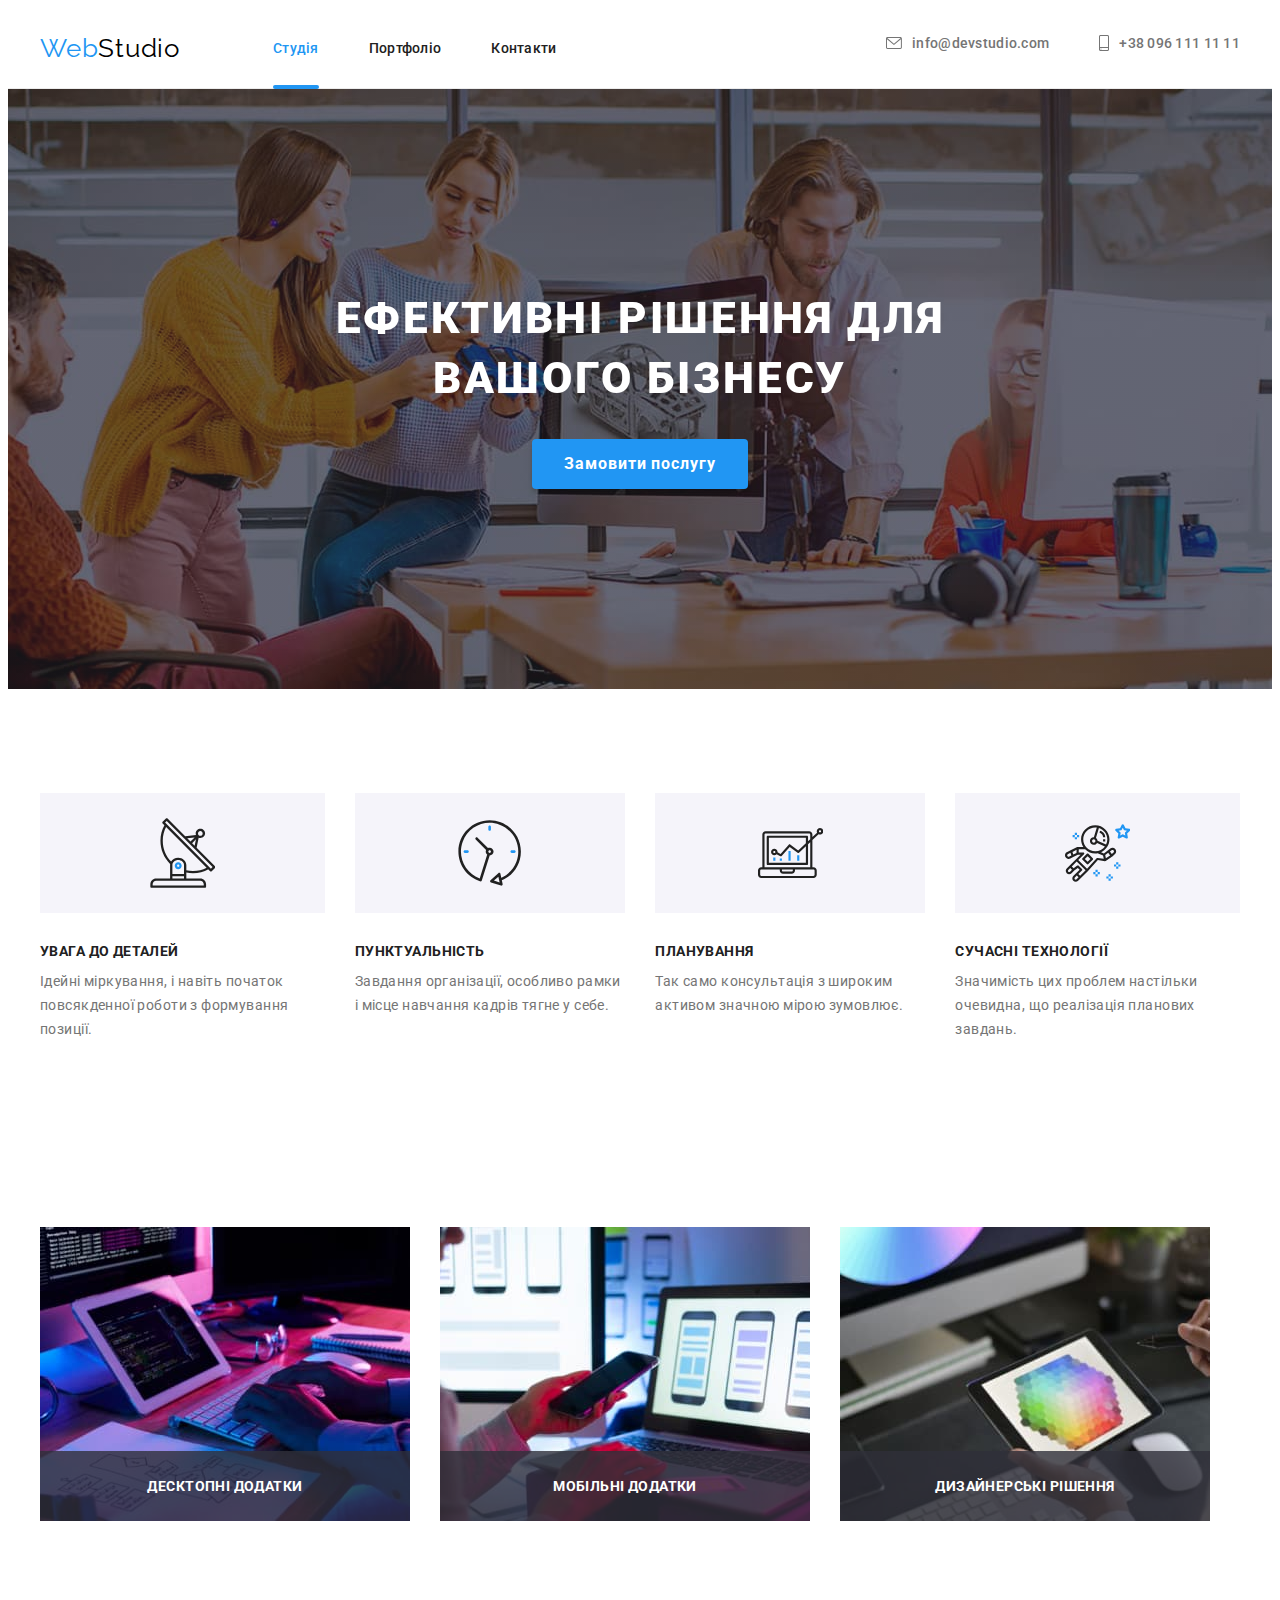
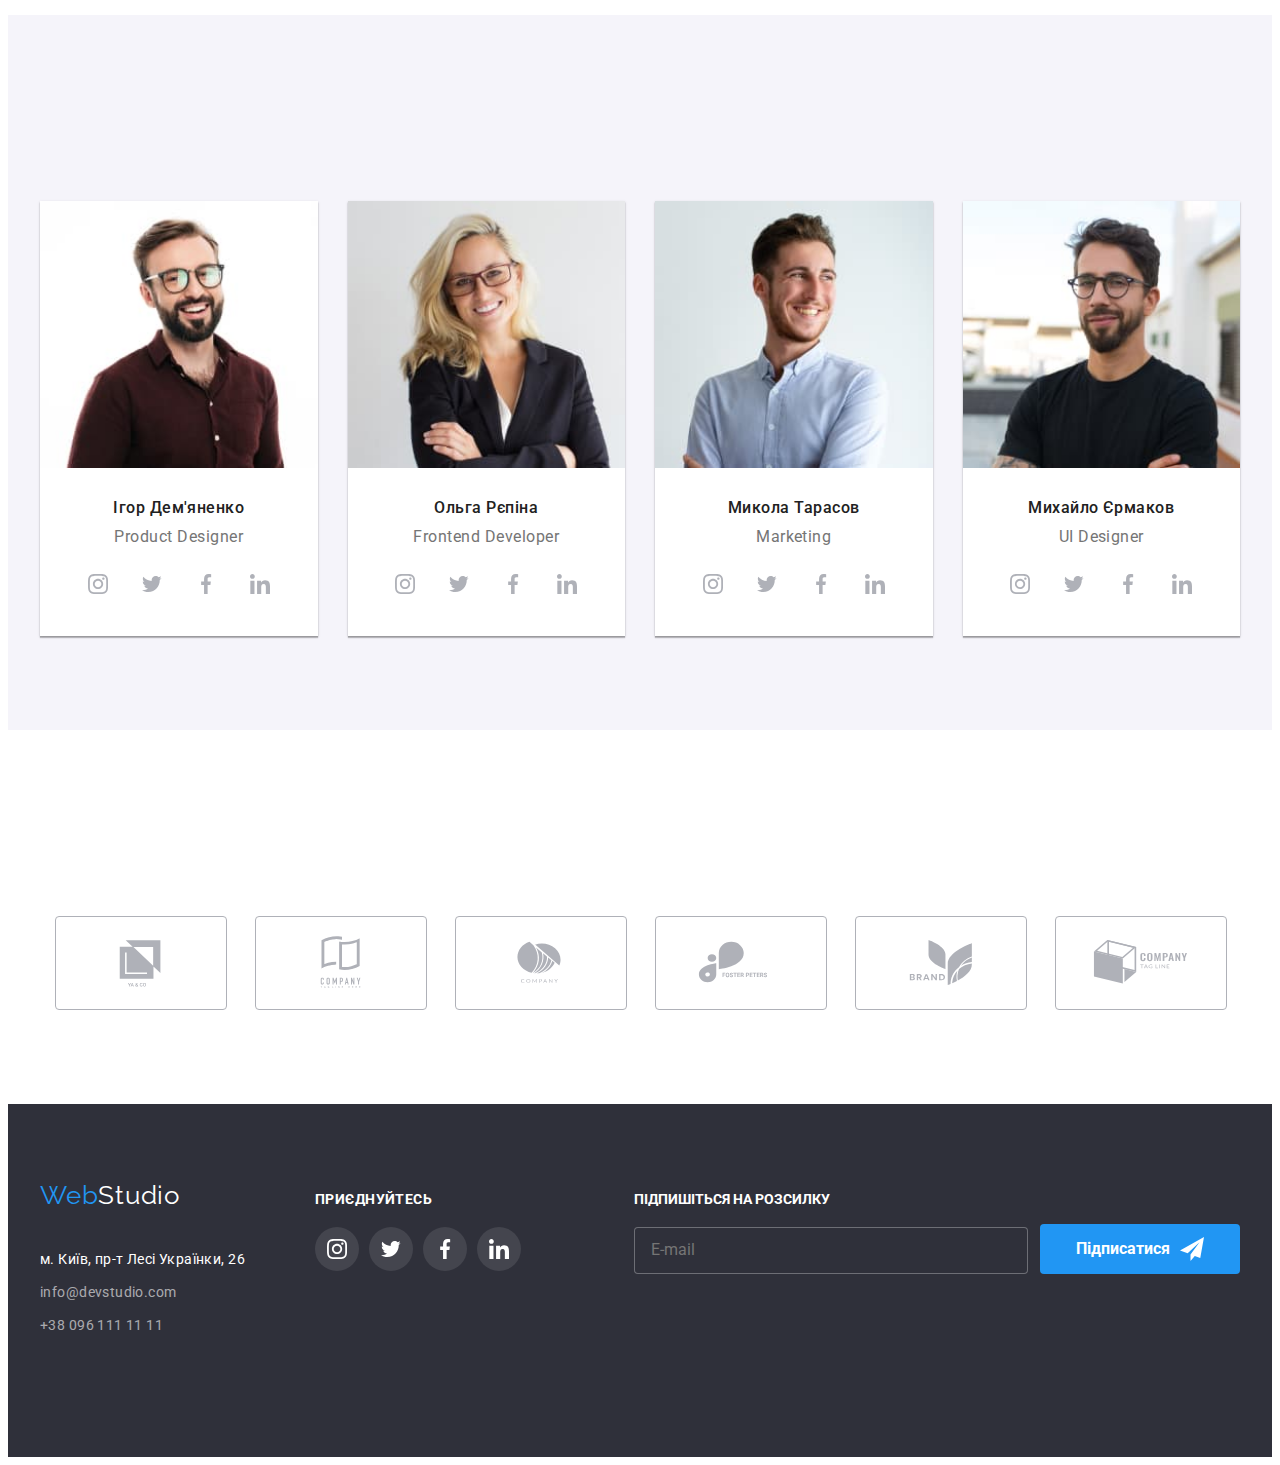
<file: index.html>
<!DOCTYPE html>
<html lang="uk">
  <head>
    <meta charset="UTF-8" />
    <meta http-equiv="X-UA-Compatible" content="IE=edge" />
    <meta name="viewport" content="width=device-width, initial-scale=1.0" />
    <link rel="preconnect" href="https://fonts.googleapis.com" />
    <link rel="preconnect" href="https://fonts.gstatic.com" crossorigin />
    <link
      rel="stylesheet"
      href="https://cdnjs.cloudflare.com/ajax/libs/modern-normalize/1.1.0/modern-normalize.min.css"
      integrity="sha512-wpPYUAdjBVSE4KJnH1VR1HeZfpl1ub8YT/NKx4PuQ5NmX2tKuGu6U/JRp5y+Y8XG2tV+wKQpNHVUX03MfMFn9Q=="
      crossorigin="anonymous"
      referrerpolicy="no-referrer"
    />
    <link
      href="https://fonts.googleapis.com/css2?family=Raleway:wght@700&family=Roboto:wght@400;500;700;900&display=swap"
      rel="stylesheet"
    />
    <link href="https://unpkg.com/aos@2.3.1/dist/aos.css" rel="stylesheet" />
    <!-- <link rel="stylesheet" href="./css/style.css" /> -->
    <link rel="stylesheet" href="./css/main.min.css" />
    <title>Студія</title>
  </head>
  <body>
    <!-- Шапка сторінки -->
    <header class="header">
      <div class="container header__container">
        <a lang="en" href="./index.html" class="logo header__logo"
          >Web<span class="logo__accent">Studio</span></a
        >
        <nav class="header__nav">
          <ul class="menu header__menu">
            <li class="menu__iteam">
              <a href="./index.html" class="menu__link menu__link--current">Студія</a>
            </li>
            <li class="menu__iteam"><a href="./portfolio.html" class="menu__link">Портфоліо</a></li>
            <li class="menu__iteam"><a href="#footer" class="menu__link">Контакти</a></li>
          </ul>
        </nav>
        <ul class="contacts header__contacts">
          <li class="contacts__iteam">
            <a href="mail:info@devstudio.com" class="contacts__link">
              <svg class="contacts__icon" width="16px" height="12px">
                <use href="./imges/symbol-defs.svg#icon-envelope"></use>
              </svg>
              info@devstudio.com</a
            >
          </li>
          <li class="contacts__iteam">
            <a href="tel:+380961111111" class="contacts__link">
              <svg class="contacts__icon" width="10px" height="16px">
                <use href="./imges/symbol-defs.svg#icon-smartphone"></use>
              </svg>
              +38 096 111 11 11</a
            >
          </li>
        </ul>
        <button type="button" class="mob-menu__open" data-menu-open>
          <svg width="24px" height="16px">
            <use href="./imges/symbol-defs.svg#icon-menu_24px"></use>
          </svg>
        </button>
        <div class="mob-menu is-hidden" data-menu>
          <div class="mob-menu__container">
            <button type="button" class="mob-menu__close" data-menu-close>
              <svg class="mob-menu__icon" width="40px" height="40px">
                <use href="./imges/symbol-defs.svg#icon-close-black"></use>
              </svg>
            </button>
            <nav class="nav">
              <ul class="header__mob-menu">
                <li class="mob-menu__iteam">
                  <a href="./index.html" class="mob-menu__link mob-menu__link--current">Студія</a>
                </li>
                <li class="mob-menu__iteam">
                  <a href="./portfolio.html" class="mob-menu__link">Портфоліо</a>
                </li>
                <li class="mob-menu__iteam">
                  <a href="#footer" class="mob-menu__link">Контакти</a>
                </li>
              </ul>
            </nav>
            <ul class="header__mob-contacts">
              <li class="mob-contacts__iteam">
                <a href="mail:info@devstudio.com" class="mob-contacts__link"> info@devstudio.com</a>
              </li>
              <li class="mob-contacts__iteam">
                <a href="tel:+380961111111" class="mob-contacts__link"> +38 096 111 11 11</a>
              </li>
            </ul>
            <ul class="menu-soc">
              <li class="menu-soc__iteam"><a href="#" class="menu-soc__link">Instagram</a></li>
              <li class="menu-soc__iteam"><a href="#" class="menu-soc__link">Twitter</a></li>
              <li class="menu-soc__iteam"><a href="#" class="menu-soc__link">Facebook</a></li>
              <li class="menu-soc__iteam"><a href="#" class="menu-soc__link">LinkedIn</a></li>
            </ul>
          </div>
        </div>
      </div>
    </header>
    <!-- Унікальний контент сторінки -->
    <main class="main">
      <section class="hero main__hero">
        <div class="container" data-modal-open>
          <h1 class="hero__title" data-aos="flip-right">Ефективні рішення для вашого бізнесу</h1>
          <button type="button" class="bn hero__bn">Замовити послугу</button>
        </div>
      </section>
      <section class="features main__features">
        <div class="container">
          <h2 class="features__title features__title--hidden">Особливості</h2>
          <ul class="features__list">
            <li class="features__item">
              <div class="features__box">
                <svg class="features__icon" width="65.32px" height="70px">
                  <use href="./imges/symbol-defs.svg#icon-vectors"></use>
                </svg>
              </div>
              <h3 class="features__title">УВАГА ДО ДЕТАЛЕЙ</h3>
              <p class="text feature__text">
                Ідейні міркування, і навіть початок повсякденної роботи з формування позиції.
              </p>
            </li>
            <li class="features__item">
              <div class="features__box">
                <svg class="features__icon" width="65.32px" height="70px">
                  <use href="./imges/symbol-defs.svg#icon-clock"></use>
                </svg>
              </div>
              <h3 class="features__title">ПУНКТУАЛЬНІСТЬ</h3>
              <p class="text feature__text">
                Завдання організації, особливо рамки і місце навчання кадрів тягне у себе.
              </p>
            </li>
            <li class="features__item">
              <div class="features__box">
                <svg class="features__icon" width="65.32px" height="70px">
                  <use href="./imges/symbol-defs.svg#icon-computer"></use>
                </svg>
              </div>
              <h3 class="features__title">ПЛАНУВАННЯ</h3>
              <p class="text feature__text">
                Так само консультація з широким активом значною мірою зумовлює.
              </p>
            </li>
            <li class="features__item">
              <div class="features__box">
                <svg class="features__icon" width="65.32px" height="70px">
                  <use href="./imges/symbol-defs.svg#icon-astronaut"></use>
                </svg>
              </div>
              <h3 class="features__title">СУЧАСНІ ТЕХНОЛОГІЇ</h3>
              <p class="text feature__text">
                Значимість цих проблем настільки очевидна, що реалізація планових завдань.
              </p>
            </li>
          </ul>
        </div>
      </section>
      <section class="work">
        <div class="container">
          <h2 class="work-title" data-aos="zoom-in-down">Чим ми займаємося</h2>
          <ul class="work-pic">
            <li class="work-item">
              <img
                srcset="./imges/box1.jpg 370w, ./imges/1box2x.jpg 740w"
                src="./imges/box1.jpg"
                sizes="370px"
                width="370"
                class="work__img"
                alt="людина яка набирає комп'ютерний код"
              />
              <div class="work-addition"><p class="work-item text">Десктопні додатки</p></div>
            </li>
            <li class="work-item">
              <img
                srcset="./imges/box2.jpg 370w, ./imges/2box2x.jpg 740w"
                src="./imges/box2.jpg"
                sizes="370px"
                width="370"
                alt="людина створює дизайн сайту"
              />
              <div class="work-addition"><p class="work-item text">Мобільні додатки</p></div>
            </li>
            <li class="work-item">
              <img
                srcset="./imges/box3.jpg 370w, ./imges/3box2x.jpg 740w"
                src="./imges/box3.jpg"
                sizes="370px"
                width="370"
                alt="людина вибирає колір на планшеті"
              />
              <div class="work-addition"><p class="work-item text">Дизайнерські рішення</p></div>
            </li>
          </ul>
        </div>
      </section>
      <section class="team">
        <div class="container">
          <h2 class="team-title" data-aos="zoom-in-down">Наша команда</h2>
          <ul class="team-list">
            <li class="team-item">
              <img
                srcset="./imges/member1.jpg 240w, ./imges/1member2x.jpg 540w"
                src="./imges/member1.jpg"
                sizes="240px"
                alt="посміхаючийся чоловік в окулярах з каштановим кольором волосся"
              />
              <div class="team-meta">
                <h3 class="title">Ігор Дем'яненко</h3>
                <p lang="en" class="text">Product Designer</p>
                <ul class="team-soc-list">
                  <li class="team-icon-item">
                    <a class="team-soc-link" href="#"
                      ><svg class="icon-team" width="20px" height="20px">
                        <use href="./imges/symbol-defs.svg#icon-instagram"></use>
                      </svg>
                    </a>
                  </li>
                  <li class="team-icon-item">
                    <a class="team-soc-link" href="#"
                      ><svg class="icon-team" width="20px" height="20px">
                        <use href="./imges/symbol-defs.svg#icon-Group"></use>
                      </svg>
                    </a>
                  </li>
                  <li class="team-icon-item">
                    <a class="team-soc-link" href="#"
                      ><svg class="icon-team" width="20px" height="20px">
                        <use href="./imges/symbol-defs.svg#icon-facebook"></use>
                      </svg>
                    </a>
                  </li>
                  <li class="team-icon-item">
                    <a class="team-soc-link" href="#"
                      ><svg class="icon-team" width="20px" height="20px">
                        <use href="./imges/symbol-defs.svg#icon-linkedin"></use>
                      </svg>
                    </a>
                  </li>
                </ul>
              </div>
            </li>
            <li class="team-item">
              <img
                srcset="./imges/member2.jpg 270w, ./imges/2member2x.jpg 540w"
                src="./imges/member2.jpg"
                sizes="240px"
                alt="посміхаючийся жінка в окулярах з світлим кольором волосся"
              />
              <div class="team-meta">
                <h3 class="title">Ольга Рєпіна</h3>
                <p lang="en" class="text">Frontend Developer</p>
                <ul class="team-soc-list">
                  <li class="team-icon-item">
                    <a class="team-soc-link" href="#">
                      <svg class="icon-team" width="20px" height="20px">
                        <use href="./imges/symbol-defs.svg#icon-instagram"></use>
                      </svg>
                    </a>
                  </li>
                  <li class="team-icon-item">
                    <a class="team-soc-link" href="#"
                      ><svg class="icon-team" width="20px" height="20px">
                        <use href="./imges/symbol-defs.svg#icon-Group"></use>
                      </svg>
                    </a>
                  </li>
                  <li class="team-icon-item">
                    <a class="team-soc-link" href="#"
                      ><svg class="icon-team" width="20px" height="20px">
                        <use href="./imges/symbol-defs.svg#icon-facebook"></use>
                      </svg>
                    </a>
                  </li>
                  <li class="team-icon-item">
                    <a class="team-soc-link" href="#"
                      ><svg class="icon-team" width="20px" height="20px">
                        <use href="./imges/symbol-defs.svg#icon-linkedin"></use>
                      </svg>
                    </a>
                  </li>
                </ul>
              </div>
            </li>
            <li class="team-item">
              <img
                srcset="./imges/member3.jpg 270w, ./imges/3member2x.jpg 540w"
                src="./imges/member3.jpg"
                sizes="240px"
                alt="посміхаючийся чоловік з каштановим кольором волосся"
              />
              <div class="team-meta">
                <h3 class="title">Микола Тарасов</h3>
                <p lang="en" class="text">Marketing</p>
                <ul class="team-soc-list">
                  <li class="team-icon-item">
                    <a class="team-soc-link" href="#"
                      ><svg class="icon-team" width="20px" height="20px">
                        <use href="./imges/symbol-defs.svg#icon-instagram"></use>
                      </svg>
                    </a>
                  </li>
                  <li class="team-icon-item">
                    <a class="team-soc-link" href="#"
                      ><svg class="icon-team" width="20px" height="20px">
                        <use href="./imges/symbol-defs.svg#icon-Group"></use>
                      </svg>
                    </a>
                  </li>
                  <li class="team-icon-item">
                    <a class="team-soc-link" href="#"
                      ><svg class="icon-team" width="20px" height="20px">
                        <use href="./imges/symbol-defs.svg#icon-facebook"></use>
                      </svg>
                    </a>
                  </li>
                  <li class="team-icon-item">
                    <a class="team-soc-link" href="#"
                      ><svg class="icon-team" width="20px" height="20px">
                        <use href="./imges/symbol-defs.svg#icon-linkedin"></use>
                      </svg>
                    </a>
                  </li>
                </ul>
              </div>
            </li>
            <li class="team-item">
              <img
                srcset="./imges/member4.jpg 270w, ./imges/4member2x.jpg 540w"
                src="./imges/member4.jpg"
                sizes="240px"
                alt="посміхаючийся чоловік з чорним кольором волосся"
              />
              <div class="team-meta">
                <h3 class="title">Михайло Єрмаков</h3>
                <p lang="en" class="text">UI Designer</p>
                <ul class="team-soc-list">
                  <li class="team-icon-item">
                    <a class="team-soc-link" href="#"
                      ><svg class="icon-team" width="20px" height="20px">
                        <use href="./imges/symbol-defs.svg#icon-instagram"></use>
                      </svg>
                    </a>
                  </li>
                  <li class="team-icon-item">
                    <a class="team-soc-link" href="#"
                      ><svg class="icon-team" width="20px" height="20px">
                        <use href="./imges/symbol-defs.svg#icon-Group"></use>
                      </svg>
                    </a>
                  </li>
                  <li class="team-icon-item">
                    <a class="team-soc-link" href="#"
                      ><svg class="icon-team" width="20px" height="20px">
                        <use href="./imges/symbol-defs.svg#icon-facebook"></use>
                      </svg>
                    </a>
                  </li>
                  <li class="team-icon-item">
                    <a class="team-soc-link" href="#"
                      ><svg class="icon-team" width="20px" height="20px">
                        <use href="./imges/symbol-defs.svg#icon-linkedin"></use>
                      </svg>
                    </a>
                  </li>
                </ul>
              </div>
            </li>
          </ul>
        </div>
      </section>
      <section class="clients">
        <div class="container">
          <h2 class="clients-title" data-aos="zoom-in-down">Постійні клієнти</h2>
          <ul class="clients-list">
            <li class="clients-item">
              <a href="#" class="clients-link"
                ><svg class="icon-clients" width="106px" height="60px">
                  <use href="./imges/symbol-defs.svg#icon-yaco"></use>
                </svg>
              </a>
            </li>
            <li class="clients-item">
              <a href="#" class="clients-link"
                ><svg class="icon-clients" width="106px" height="60px">
                  <use href="./imges/symbol-defs.svg#icon-tagline"></use>
                </svg>
              </a>
            </li>
            <li class="clients-item">
              <a href="#" class="clients-link"
                ><svg class="icon-clients" width="106px" height="60px">
                  <use href="./imges/symbol-defs.svg#icon-company"></use>
                </svg>
              </a>
            </li>
            <li class="clients-item">
              <a href="#" class="clients-link"
                ><svg class="icon-clients" width="106px" height="60px">
                  <use href="./imges/symbol-defs.svg#icon-foster"></use>
                </svg>
              </a>
            </li>
            <li class="clients-item">
              <a href="#" class="clients-link"
                ><svg class="icon-clients" width="106px" height="60px">
                  <use href="./imges/symbol-defs.svg#icon-brand"></use>
                </svg>
              </a>
            </li>
            <li class="clients-item">
              <a href="#" class="clients-link"
                ><svg class="icon-clients" width="106px" height="60px">
                  <use href="./imges/symbol-defs.svg#icon-company-tag"></use>
                </svg>
              </a>
            </li>
          </ul>
        </div>
      </section>
    </main>
    <!-- Підвал сторінки -->
    <footer id="footer" class="footer">
      <div class="container footer__box">
        <div class="footer__info-net">
          <div class="footer__information">
            <a lang="en" href="/index.html" class="logo footer__logo"
              >Web<span class="footer__accent">Studio</span></a
            >
            <address class="footer__address">
              <ul class="footer__list">
                <li class="footer__item">
                  <a
                    class="footer__map"
                    href="https://goo.gl/maps/xNe1UYbnAimfx9WL7"
                    target="_blank"
                    rel="noopener noreferrer"
                    >м. Київ, пр-т Лесі Українки, 26</a
                  >
                </li>
                <li class="footer__item">
                  <a class="footer__link" href="mailto:info@devstudio.com">info@devstudio.com</a>
                </li>
                <li class="footer__item">
                  <a class="footer__link" href="tel:+380961111111">+38 096 111 11 11</a>
                </li>
              </ul>
            </address>
          </div>
          <div class="footer-network">
            <p class="footer__text">приєднуйтесь</p>
            <ul class="footer-soc footer__icons">
              <li class="footer-soc__iteam">
                <a class="footer-soc__link" href="#"
                  ><svg class="footer-soc__icon" width="20px" height="20px">
                    <use href="./imges/symbol-defs.svg#icon-instagram"></use>
                  </svg>
                </a>
              </li>
              <li class="footer-soc__iteam">
                <a class="footer-soc__link" href="#"
                  ><svg class="footer-soc__icon" width="20px" height="20px">
                    <use href="./imges/symbol-defs.svg#icon-Group"></use>
                  </svg>
                </a>
              </li>
              <li class="footer-soc__iteam">
                <a class="footer-soc__link" href="#"
                  ><svg class="footer-soc__icon" width="20px" height="20px">
                    <use href="./imges/symbol-defs.svg#icon-facebook"></use>
                  </svg>
                </a>
              </li>
              <li class="footer-soc__iteam">
                <a class="footer-soc__link" href="#"
                  ><svg class="footer-soc__icon" width="20px" height="20px">
                    <use href="./imges/symbol-defs.svg#icon-linkedin"></use>
                  </svg>
                </a>
              </li>
            </ul>
          </div>
        </div>
        <form class="footer__field">
          <div class="field__email">
            <p class="footer__label">Підпишіться на розсилку</p>
            <input
              type="email"
              name="footer-email"
              id="user-email"
              class="footer__input"
              placeholder="E-mail"
            />
          </div>
          <div class="footer__button">
            <button type="submit" class="bn footer__submit">
              Підписатися
              <svg class="icon__sign" width="24px" height="24px">
                <use href="./imges/symbol-defs.svg#icon-icon-send"></use>
              </svg>
            </button>
          </div>
        </form>
      </div>
    </footer>
    <div class="backdrop is-hidden" data-modal>
      <div class="modal">
        <button type="button" class="modal-bn" data-modal-close>
          <svg class="icon-close-black" width="18px" height="18px">
            <use href="./imges/symbol-defs.svg#icon-close-black"></use>
          </svg>
        </button>
        <form class="form-field">
          <h2 class="form-title">Залиште свої дані, ми вам передзвонимо</h2>
          <label for="form-name" class="label-form">Ім'я</label>
          <div class="feild-icon">
            <input type="text" name="form-name" id="form-name" class="input-form" />
            <svg class="icon-form" width="18px" height="18px">
              <use href="./imges/symbol-defs.svg#icon-person-form"></use>
            </svg>
          </div>

          <label for="form-tel" class="label-form">Телефон</label>
          <div class="feild-icon">
            <input type="tel" name="form-tel" id="form-tel" class="input-form" />
            <svg class="icon-form" width="18px" height="18px">
              <use href="./imges/symbol-defs.svg#icon-phone-form"></use>
            </svg>
          </div>

          <label for="form-email" class="label-form">Пошта</label>
          <div class="feild-icon">
            <input type="email" name="form-email" id="form-email" class="input-form" />
            <svg class="icon-form" width="18px" height="18px">
              <use href="./imges/symbol-defs.svg#icon-email-form"></use>
            </svg>
          </div>

          <label for="form-coment" class="label-form">Коментар</label>
          <textarea
            name="form-coment"
            id="form-coment"
            placeholder="Введіть текст"
            class="input-coment"
          ></textarea>

          <div class="form-check">
            <input type="checkbox" name="checkbox" id="checkbox" class="check-input hidden" />
            <label for="checkbox" class="check-label"
              >Погоджуюся з розсилкою та приймаю
              <span><a href="#" class="checkbox-link">Умови договору</a></span>
            </label>
          </div>
          <button type="submit" class="bn form-submit">Відправити</button>
        </form>
      </div>
    </div>
    <script src="https://unpkg.com/aos@2.3.1/dist/aos.js"></script>
    <script>
      AOS.init();
    </script>
    <script src="./js/modal.js"></script>
    <script src="./js/menu.js"></script>
  </body>
</html>
</file>
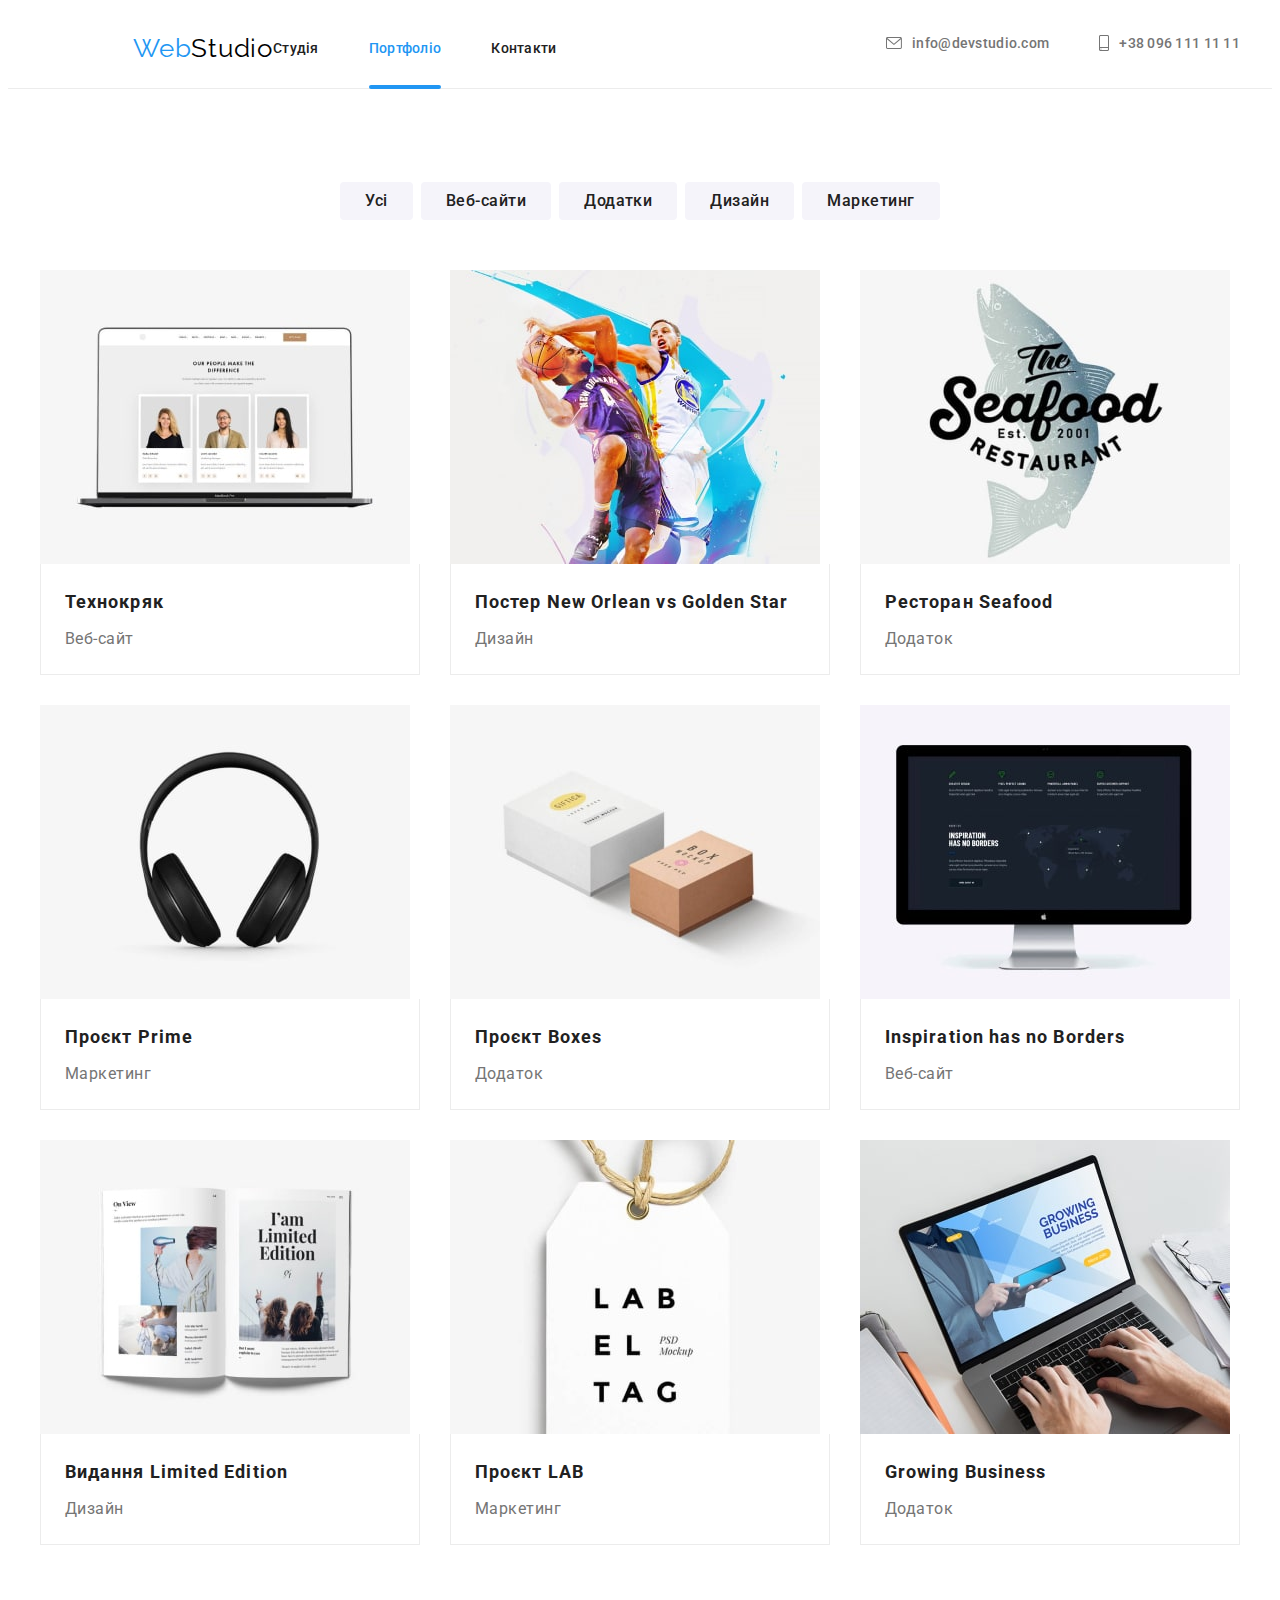
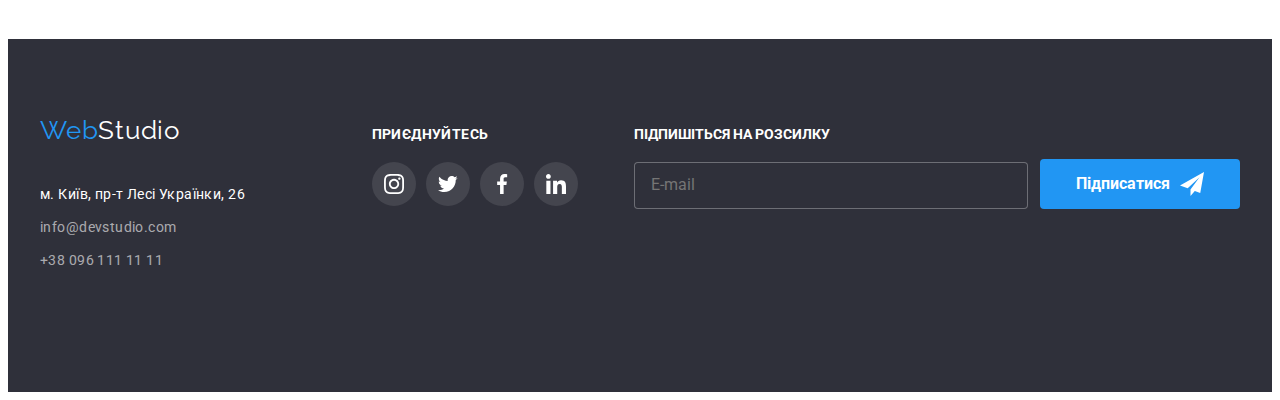
<file: portfolio.html>
<!DOCTYPE html>
<html lang="uk">
  <head>
    <meta charset="UTF-8" />
    <meta http-equiv="X-UA-Compatible" content="IE=edge" />
    <meta name="viewport" content="width=device-width, initial-scale=1.0" />
    <link rel="preconnect" href="https://fonts.googleapis.com" />
    <link rel="preconnect" href="https://fonts.gstatic.com" crossorigin />
    <link
      href="https://fonts.googleapis.com/css2?family=Raleway:wght@700&family=Roboto:wght@400;500;700;900&display=swap"
      rel="stylesheet"
    />
    <link
      rel="stylesheet"
      href="https://cdnjs.cloudflare.com/ajax/libs/modern-normalize/1.1.0/modern-normalize.min.css"
      integrity="sha512-wpPYUAdjBVSE4KJnH1VR1HeZfpl1ub8YT/NKx4PuQ5NmX2tKuGu6U/JRp5y+Y8XG2tV+wKQpNHVUX03MfMFn9Q=="
      crossorigin="anonymous"
      referrerpolicy="no-referrer"
    />
    <link href="https://unpkg.com/aos@2.3.1/dist/aos.css" rel="stylesheet">
    <!-- <link rel="stylesheet" href="./css/style.css" /> -->
    <link rel="stylesheet" href="./css/main.min.css" />
    <title>Портфоліо</title>
  </head>
  <body>
    <!-- Шапка сторінки -->
    <header class="header">
      <div class="container header__container">
        <nav class="nav header__nav">
          <a lang="en" href="./index.html" class="logo header__logo">Web<span class="logo__accent">Studio</span></a>
          <ul class="menu header__menu">
            <li class="menu__iteam"><a href="./index.html" class="menu__link">Студія</a></li>
            <li class="menu__iteam"><a href="./portfolio.html" class="menu__link menu__link--current">Портфоліо</a></li>
            <li class="menu__iteam"><a href="#footer" class="menu__link">Контакти</a></li>
          </ul>
        </nav>
        <ul class="contacts header__contacts">
          <li class="contacts__iteam">
            <a href="mail:info@devstudio.com" class="contacts__link">
              <svg class="contacts__icon" width="16px" height="12px">
                <use href="./imges/symbol-defs.svg#icon-envelope"></use>
              </svg>
              info@devstudio.com</a
            >
          </li>
          <li class="contacts__iteam">
            <a href="tel:+380961111111" class="contacts__link">
              <svg class="contacts__icon" width="10px" height="16px">
                <use href="./imges/symbol-defs.svg#icon-smartphone"></use>
              </svg>
              +38 096 111 11 11</a
            >
          </li>
        </ul>
      </div>
    </header>
    <!-- Унікальний контент -->
    <main>
      <section class="project">
        <div class="container">
          <h2 class="hidden">Наші проекти</h2>
          <ul class="project-items">
            <li><button type="button" class="bn project-bn">Усі</button></li>
            <li><button type="button" class="bn project-bn">Веб-сайти</button></li>
            <li><button type="button" class="bn project-bn">Додатки</button></li>
            <li><button type="button" class="bn project-bn">Дизайн</button></li>
            <li><button type="button" class="bn project-bn">Маркетинг</button></li>
          </ul>
          <ul class="project-list">
            <li class="project-item">
              <a href="#" class="project-link">
                <div class="project-thumb">
                  <img
                    src="./imges/project1.jpg"
                    width="370"
                    alt="на ком'ютері відкрито веб-сайт з зображенням трьох людей "
                  />
                  <div class="project-addition">
                    <p class="text">
                      Ресурс пропонує комплексні пропозиції з різним рівнем функціоналу та сервісів.
                      Все це дозволить відвідувачу отримати вичерпні відомості про компанію чи
                      приватну особу.
                    </p>
                  </div>
                </div>
                <div class="project-meta">
                  <h3 class="title">Технокряк</h3>
                  <p class="text">Веб-сайт</p>
                </div>
              </a>
            </li>
            <li class="project-item">
              <a href="#" class="project-link">
                <div class="project-thumb">
                  <img
                    src="./imges/project2.jpg"
                    width="370"
                    alt=" картинка з двома чоловіками, які грають в баскутбол"
                  />
                  <div class="project-addition">
                    <p class="text">
                      Ресурс пропонує комплексні пропозиції з різним рівнем функціоналу та сервісів.
                      Все це дозволить відвідувачу отримати вичерпні відомості про компанію чи
                      приватну особу.
                    </p>
                  </div>
                </div>
                <div class="project-meta">
                  <h3 class="title">Постер New Orlean vs Golden Star</h3>
                  <p class="text">Дизайн</p>
                </div>
              </a>
            </li>
            <li class="project-item">
              <a href="#" class="project-link">
                <div class="project-thumb">
                  <img
                    src="./imges/project3.jpg"
                    width="370"
                    alt="малюнок риби і поверх неї доготип ресторану"
                  />
                  <div class="project-addition">
                    <p class="text">
                      Ресурс пропонує комплексні пропозиції з різним рівнем функціоналу та сервісів.
                      Все це дозволить відвідувачу отримати вичерпні відомості про компанію чи
                      приватну особу.
                    </p>
                  </div>
                </div>
                <div class="project-meta">
                  <h3 class="title">Ресторан Seafood</h3>
                  <p class="text">Додаток</p>
                </div>
              </a>
            </li>
            <li class="project-item">
              <a href="#" class="project-link">
                <div class="project-thumb">
                  <img src="./imges/project4.jpg" width="370" alt="чорні, великі навушники" />
                  <div class="project-addition">
                    <p class="text">
                      Ресурс пропонує комплексні пропозиції з різним рівнем функціоналу та сервісів.
                      Все це дозволить відвідувачу отримати вичерпні відомості про компанію чи
                      приватну особу.
                    </p>
                  </div>
                </div>
                <div class="project-meta">
                  <h3 class="title">Проєкт Prime</h3>
                  <p class="text">Маркетинг</p>
                </div>
              </a>
            </li>
            <li class="project-item">
              <a href="#" class="project-link">
                <div class="project-thumb">
                  <img src="./imges/project5.jpg" width="370" alt="дві коробки" />
                  <div class="project-addition">
                    <p class="text">
                      Ресурс пропонує комплексні пропозиції з різним рівнем функціоналу та сервісів. Все
                      це дозволить відвідувачу отримати вичерпні відомості про компанію чи приватну
                      особу.
                    </p>
                  </div>
                </div>
                <div class="project-meta">
                  <h3 class="title">Проєкт Boxes</h3>
                  <p class="text">Додаток</p>
                </div>
              </a>
            </li>
            <li class="project-item">
              <a href="#" class="project-link">
                <div class="project-thumb">
                  <img
                    src="./imges/project6.jpg"
                    width="370"
                    alt="ком'ютер на якому відкрито веб-сайт"
                  />
                  <div class="project-addition">
                    <p class="text">
                      Ресурс пропонує комплексні пропозиції з різним рівнем функціоналу та сервісів. Все
                      це дозволить відвідувачу отримати вичерпні відомості про компанію чи приватну
                      особу.
                    </p>
                  </div>
                </div>
                <div class="project-meta">
                  <h3 class="title">Inspiration has no Borders</h3>
                  <p class="text">Веб-сайт</p>
                </div>
              </a>
            </li>
            <li class="project-item">
              <a href="#" class="project-link">
                <div class="project-thumb">
                  <img src="./imges/project7.jpg" width="370" alt="книга з картинкою двух жінок" />
                  <div class="project-addition">
                    <p class="text">
                      Ресурс пропонує комплексні пропозиції з різним рівнем функціоналу та сервісів. Все
                      це дозволить відвідувачу отримати вичерпні відомості про компанію чи приватну
                      особу.
                    </p>
                  </div>
                </div>
                <div class="project-meta">
                  <h3 class="title">Видання Limited Edition</h3>
                  <p class="text">Дизайн</p>
                </div>
              </a>
            </li>
            <li class="project-item">
              <a href="#" class="project-link">
                <div class="project-thumb">
                  <img src="./imges/project8.jpg" width="370" alt="бірка з назвою магазину" />
                  <div class="project-addition">
                    <p class="text">
                      Ресурс пропонує комплексні пропозиції з різним рівнем функціоналу та сервісів. Все
                      це дозволить відвідувачу отримати вичерпні відомості про компанію чи приватну
                      особу.
                    </p>
                  </div>
                </div>
                <div class="project-meta">
                  <h3 class="title">Проєкт LAB</h3>
                  <p class="text">Маркетинг</p>
                </div>
              </a>
            </li>
            <li class="project-item">
              <a href="#" class="project-link">
                <div class="project-thumb">
                  <img
                    src="./imges/project9.jpg"
                    width="370"
                    alt="ком'ютер на якому відкрито додаток про бізнес"
                  />
                  <div class="project-addition">
                    <p class="text">
                      Ресурс пропонує комплексні пропозиції з різним рівнем функціоналу та сервісів. Все
                      це дозволить відвідувачу отримати вичерпні відомості про компанію чи приватну
                      особу.
                    </p>
                  </div>
                </div>
                <div class="project-meta">
                  <h3 class="title">Growing Business</h3>
                  <p class="text">Додаток</p>
                </div>
              </a>
            </li>
          </ul>
        </div>
      </section>
    </main>
    <!-- Підвал сторінки -->
     <footer id="footer" class="footer">
      <div class="container footer__box">
        <div class="footer__information">
          <a lang="en" href="/index.html" class="logo footer__logo"
            >Web<span class="footer__accent">Studio</span></a
          >
          <address class="footer__address">
            <ul class="footer__list">
              <li class="footer__item">
                <a
                  class="footer__map"
                  href="https://goo.gl/maps/xNe1UYbnAimfx9WL7"
                  target="_blank"
                  rel="noopener noreferrer"
                  >м. Київ, пр-т Лесі Українки, 26</a
                >
              </li>
              <li class="footer__item">
                <a class="footer__link" href="mailto:info@devstudio.com">info@devstudio.com</a>
              </li>
              <li class="footer__item">
                <a class="footer__link" href="tel:+380961111111">+38 096 111 11 11</a>
              </li>
            </ul>
          </address>
        </div>
        <div class="footer-network">
          <p class="footer__text">приєднуйтесь</p>
          <ul class="footer-soc footer__icons">
            <li class="footer-soc__iteam">
              <a class="footer-soc__link" href="#"
                ><svg class="footer-soc__icon" width="20px" height="20px">
                  <use href="./imges/symbol-defs.svg#icon-instagram"></use>
                </svg>
              </a>
            </li>
            <li class="footer-soc__iteam">
              <a class="footer-soc__link" href="#"
                ><svg class="footer-soc__icon" width="20px" height="20px">
                  <use href="./imges/symbol-defs.svg#icon-Group"></use>
                </svg>
              </a>
            </li>
            <li class="footer-soc__iteam">
              <a class="footer-soc__link" href="#"
                ><svg class="footer-soc__icon" width="20px" height="20px">
                  <use href="./imges/symbol-defs.svg#icon-facebook"></use>
                </svg>
              </a>
            </li>
            <li class="footer-soc__iteam">
              <a class="footer-soc__link" href="#"
                ><svg class="footer-soc__icon" width="20px" height="20px">
                  <use href="./imges/symbol-defs.svg#icon-linkedin"></use>
                </svg>
              </a>
            </li>
          </ul>
        </div>
          <form class="footer__field">
            <div class="field__email">
              <p class="footer__label"> Підпишіться на розсилку </p>
              <input
                type="email"
                name="footer-email"
                id="user-email"
                class="footer__input"
                placeholder="E-mail"
              />
            </div>
            <button type="submit" class="bn footer__submit">
              Підписатися
              <svg class="icon__sign" width="24px" height="24px">
                <use href="./imges/symbol-defs.svg#icon-icon-send"></use>
              </svg>
            </button>
          </form>
      </div>
    </footer>
  </body>
</html>
</file>
<file: css/main.min.css>
:root{--secondary-background: #F5F4FA;--footer-background: #2F303A;--text-color: #757575;--title-link-color: #212121;--hover-color: #2196F3;--footer-color: rgba(255, 255, 255, 0.6);--hero-font-family: "Raleway", sans-serif}ul{list-style:none;margin:0;padding:0}.hidden,.features__title--hidden{width:1px;height:1px;margin:-1px;border:0;padding:0;white-space:nowrap;-webkit-clip-path:inset(100%);clip-path:inset(100%);clip:rect(0 0 0 0);overflow:hidden}body{background-color:#fff;font-family:"Roboto",sans-serif;font-size:14px}.no-scroll{overflow:hidden}h1,h2,h3,h4,h5,h6{color:var(--title-link-color);letter-spacing:.03em;margin:0px}img{display:block}.text{color:var(--text-color);letter-spacing:.03em;margin:0px}.bn{cursor:pointer;border-radius:4px;font-family:inherit;border:rgba(0,0,0,0);font-size:16px}.container{width:100%;padding:0px 15px;margin:0px auto;margin:0 auto}@media screen and (min-width: 480px){.container{max-width:480px}}@media screen and (min-width: 768px){.container{max-width:768px}}@media screen and (min-width: 1200px){.container{max-width:1200px}}.backdrop{position:fixed;overflow:hidden;top:0;padding:93px 15px;overflow-y:scroll;width:100%;height:100%;background-color:rgba(0,0,0,.2);transition:opacity 300ms cubic-bezier(0.4, 0, 0.2, 1),visibility 300ms cubic-bezier(0.4, 0, 0.2, 1)}.modal{position:absolute;max-width:450px;width:90%;min-height:609px;background-color:#fff;border-radius:4px;top:20px;left:50%;transform:translateX(-50%) scale(1);transition:transform 300ms cubic-bezier(0.4, 0, 0.2, 1)}@media screen and (min-width: 1200px){.modal{max-width:528px;min-height:581px;top:50%;left:50%;transform:translate(-50%, -50%) scale(1)}}.backdrop.is-hidden .modal{transform:translate(-50%, -50%) scale(1.3)}.modal-bn{position:absolute;right:8px;top:8px;background-color:rgba(0,0,0,0);border:1px solid rgba(0,0,0,.1);border-radius:50%;width:30px;height:30px;display:flex;align-items:center;justify-content:center;cursor:pointer;transition:fill 250ms cubic-bezier(0.4, 0, 0.2, 1)}.is-hidden{opacity:0;visibility:hidden;pointer-events:none}.modal-bn:hover,.modal-bn:focus .icon-close-black{fill:var(--hover-color)}.form-field{display:flex;flex-direction:column;padding:40px}.form-title{display:flex;justify-content:center;font-family:Roboto;font-weight:700;font-size:20px;line-height:1.15;color:var(--title-link-color);margin-bottom:12px}.label-form{margin-bottom:4px;font-family:Roboto;font-weight:400;font-size:12px;line-height:1.1667;color:var(--text-color)}.feild-icon{position:relative;margin-bottom:10px}.icon-form{position:absolute;top:11px;left:12px;transition:fill 250ms cubic-bezier(0.4, 0, 0.2, 1)}.input-form{width:100%;height:40px;border-radius:4px;border:1px solid rgba(33,33,33,.2);padding-left:35px;transition:background-color 250ms cubic-bezier(0.4, 0, 0.2, 1)}.input-form:focus{outline:none;border-color:#2196f3}.input-form:focus+.icon-form{fill:#2196f3}.input-coment{width:100%;height:40px;border-radius:4px;border:1px solid rgba(33,33,33,.2);padding:12px 16px;height:120px;resize:none;margin-bottom:20px;transition:background-color 250ms cubic-bezier(0.4, 0, 0.2, 1)}.input-coment:focus{outline:none;border-color:#2196f3}.input-coment::-moz-placeholder{font-family:Roboto;font-weight:400;font-size:12px;line-height:1.1667;color:rgba(117,117,117,.5)}.input-coment:-ms-input-placeholder{font-family:Roboto;font-weight:400;font-size:12px;line-height:1.1667;color:rgba(117,117,117,.5)}.input-coment::placeholder{font-family:Roboto;font-weight:400;font-size:12px;line-height:1.1667;color:rgba(117,117,117,.5)}.form-check{display:flex;justify-content:center;margin-bottom:30px}.check-label{display:flex;align-items:center;font-family:Roboto;font-weight:400;font-size:12px;line-height:1.16667;color:var(--text-color)}@media screen and (min-width: 1200px){.check-label{font-weight:400;font-size:14px;line-height:1.7143}}.check-label::before{display:inline-block;content:"";width:16px;height:15px;border:2px solid #212121;border-radius:2px;margin-right:7px}.check-input:checked+.check-label::before{border-color:#2196f3;background-color:#2196f3;background-image:url(../imges/icon\ check.svg);background-position:center;background-repeat:no-repeat;background-origin:border-box}.checkbox-link{margin-left:4px;color:#2196f3}.form-submit{margin:auto;width:200px;height:50px;font-family:Roboto;font-weight:700;line-height:1.875;background-color:var(--hover-color);color:#fff;box-shadow:0 4px 4px 0 rgba(0,0,0,.15);transition:background-color 250ms cubic-bezier(0.4, 0, 0.2, 1)}.form-submit:hover,.form-submit:focus{background-color:#188ce8}.header{position:relative;letter-spacing:.02em;border-bottom:1px solid #ececec;position:relative}.header__container{display:flex;align-items:center;justify-content:space-between}.header__nav{display:flex;align-items:center}@media(min-width: 1200px){.header__nav{margin-left:93px}}.logo{color:#2196f3;font-size:24px;line-height:1.1667;letter-spacing:.03em;font-family:"Raleway",sans-serif;text-decoration:none;padding-top:16px;padding-bottom:16px}.logo__accent{color:#000}@media(min-width: 768px){.logo{font-size:26px;line-height:1.1923;letter-spacing:.03em}}.header__menu{gap:50px}@media screen and (min-width: 768px){.header__menu{display:flex}}@media screen and (min-width: 768px){.header__contacts{display:flex;flex-direction:column}}@media(min-width: 1200px){.header__contacts{flex-direction:row;gap:50px;margin-left:auto}}.contacts__iteam{margin-bottom:10px}.menu__link{color:var(--title-link-color);font-weight:500;line-height:1.1429;text-decoration:none;padding:32px 0px;display:block;fill:#757575;transition:color 250ms cubic-bezier(0.4, 0, 0.2, 1)}.menu__link:hover,.menu__link:focus{color:var(--hover-color)}.contacts__icon{margin-right:10px;fill:currentColor}.menu__link--current{position:relative;display:block;color:#2196f3;padding:32px 0px}.menu__link--current::after{content:"";position:absolute;display:block;bottom:-1px;left:0;background-color:#2196f3;width:100%;height:4px;border-radius:2px}.contacts__link{display:flex;align-items:center;color:var(--text-color);font-weight:500;line-height:1.1429;text-decoration:none;transition:color 250ms cubic-bezier(0.4, 0, 0.2, 1)}.contacts__link:hover,.contacts__link:focus{color:var(--hover-color)}@media(max-width: 767px){.menu,.contacts{display:none}}.mob-menu__open{border:none;background-color:rgba(0,0,0,0)}@media(min-width: 768px){.mob-menu__open{display:none}}.mob-menu{position:fixed;z-index:1;width:100vw;height:100vh;top:0%;left:0;display:flex;flex-direction:column;justify-content:space-between;background-color:#fff;overflow:scroll}@media(min-width: 480px){.mob-menu{max-width:480px}}@media(min-width: 768px){.mob-menu{display:none}}.mob-menu__container{top:0%;padding:48px 40px;height:100%;display:flex;flex-direction:column;justify-content:space-between}.mob-menu__close{border:none;background-color:rgba(0,0,0,0);position:absolute;top:10px;right:15px}.mob-menu__iteam{margin-bottom:32px}.mob-menu__iteam:last-child{margin-bottom:0}.mob-menu__link{display:block;color:var(--title-link-color);font-weight:500;font-size:40px;line-height:1.175;text-decoration:none}.mob-menu__link:hover,.mob-menu__link:focus{color:var(--hover-color)}.mob-menu__icon:hover,.mob-menu__icon:focus{fill:var(--hover-color)}.mob-contacts__link{display:block;color:var(--text-color);font-weight:500;font-size:24px;line-height:1.1667;text-decoration:none;margin-bottom:32px}.mob-contacts__link:hover,.mob-contacts__link:focus{color:var(--hover-color);font-weight:500;font-size:34px;line-height:1.1765}.menu-soc{display:flex;flex-wrap:wrap}.menu-soc__iteam{border-right:1px solid rgba(33,33,33,.2);padding-right:10px;margin-right:10px}.menu-soc__iteam:last-child{border:none;padding:0;margin:0%}@media(max-width: 436px){.menu-soc__iteam{margin-bottom:5px}}.menu-soc__link{font-weight:500;font-size:18px;line-height:1.2222;text-decoration:none;color:var(--hover-color)}.main__hero{background-image:linear-gradient(rgba(47, 48, 58, 0.4), rgba(47, 48, 58, 0.4)),url(../imges/Header-mob\ img.jpg);background-repeat:no-repeat;background-position:center;background-size:cover;background-color:var(--footer-background);text-align:center;padding-top:118px;padding-bottom:118px}@media(min-device-pixel-ratio: 2),(-webkit-min-device-pixel-ratio: 2),(min-resolution: 192dpi),(min-resolution: 2dppx){.main__hero{background-image:linear-gradient(rgba(47, 48, 58, 0.4), rgba(47, 48, 58, 0.4)),url(../imges/header-mob2x.jpg)}}@media(min-width: 768px){.main__hero{background-image:linear-gradient(rgba(47, 48, 58, 0.4), rgba(47, 48, 58, 0.4)),url(../imges/header-tab.jpg);padding-top:118px;padding-bottom:118px}}@media(min-width: 768px)and (min-device-pixel-ratio: 2),(min-width: 768px)and (-webkit-min-device-pixel-ratio: 2),(min-width: 768px)and (min-resolution: 192dpi),(min-width: 768px)and (min-resolution: 2dppx){.main__hero{background-image:linear-gradient(rgba(47, 48, 58, 0.4), rgba(47, 48, 58, 0.4)),url(../imges/header-tab2x.jpg)}}@media(min-width: 1200px){.main__hero{background-image:linear-gradient(rgba(47, 48, 58, 0.4), rgba(47, 48, 58, 0.4)),url(../imges/hero.jpg);padding-top:200px;padding-bottom:200px}}@media(min-width: 1200px)and (min-device-pixel-ratio: 2),(min-width: 1200px)and (-webkit-min-device-pixel-ratio: 2),(min-width: 1200px)and (min-resolution: 192dpi),(min-width: 1200px)and (min-resolution: 2dppx){.main__hero{background-image:linear-gradient(rgba(47, 48, 58, 0.4), rgba(47, 48, 58, 0.4)),url(../imges/hero2x.jpg)}}.hero__title{color:#fff;font-weight:900;font-size:26px;line-height:1.6154;letter-spacing:.06em;text-transform:uppercase;margin:0px auto 30px}@media(min-width: 480px){.hero__title{width:360px}}@media(min-width: 1200px){.hero__title{font-weight:900;font-size:44px;line-height:1.3636;letter-spacing:.06em;width:696px}}.hero__bn{color:#fff;font-weight:700;line-height:1.875;letter-spacing:.06em;text-align:center;background-color:#2196f3;box-shadow:0px 4px 4px rgba(0,0,0,.15);min-width:216px;padding:10px 32px;transition:background-color 250ms cubic-bezier(0.4, 0, 0.2, 1)}.hero__bn:hover,.hero__bn:focus{background-color:#188ce8}.main__features{padding-top:60px;padding-bottom:60px;margin:0 auto}@media screen and (min-width: 1200px){.main__features{padding-top:94px;padding-bottom:94px}}.features__title{line-height:1.1429;text-transform:uppercase;display:flex;justify-content:center}@media screen and (min-width: 768px){.features__title{justify-content:flex-start}}.features__list{display:flex;flex-wrap:wrap}@media screen and (min-width: 768px){.features__list{gap:30px}}@media screen and (min-width: 1200px){.features__list{flex-wrap:nowrap}}@media screen and (min-width: 768px){.features__item{max-width:350px}}.features__box{content:"";display:flex;height:120px;background-color:var(--secondary-background);margin-bottom:30px;justify-content:center;align-items:center}.features__icon{fill:#212121}.features__title{font-size:14px;margin-bottom:10px}.feature__text{line-height:1.7143;min-width:270px}.work{padding-bottom:94px}@media screen and (max-width: 1200px){.work{display:none}}.work-title{font-size:36px;line-height:1.1667;text-align:center;margin-bottom:50px}.work-pic{display:flex;gap:30px}.work-item{position:relative}.work-addition{position:absolute;display:flex;bottom:0;left:0;width:100%;min-height:70px;background-color:rgba(47,48,58,.8);align-items:center;justify-content:center}.work-addition .text{text-transform:uppercase;font-weight:700;font-size:14px;line-height:1.1429;color:#fff}.team{background-color:var(--secondary-background);padding-top:60px;padding-bottom:60px}@media screen and (min-width: 1200px){.team{padding-top:94px;padding-bottom:94px}}.team-title{font-size:36px;line-height:1.1667;text-align:center;margin-bottom:30px}@media screen and (min-width: 1200px){.team-title{margin-bottom:50px}}.team-list{display:flex;flex-wrap:wrap;justify-content:center}@media screen and (min-width: 768px){.team-list{gap:30px}}.team-item{width:100%;max-width:450px;text-align:center;box-shadow:0 2px 1px 0 rgba(0,0,0,.2),0 1px 1px 0 rgba(0,0,0,.14),0 1px 3px 0 rgba(0,0,0,.12)}@media screen and (max-width: 767px){.team-item{margin-bottom:30px}}@media screen and (min-width: 768px){.team-item{width:calc((100% - 30px)/2)}}@media screen and (min-width: 1200px){.team-item{width:calc((100% - 90px)/4)}}.team-item>img{height:auto;max-width:450px;width:100%}.team-meta{background-color:#fff;padding-top:30px;padding-bottom:30px}.team-list .title{font-weight:500;font-size:16px;line-height:1.1875;margin-bottom:10px}.team-list .text{font-size:16px;line-height:1.1875;margin-bottom:16px}.team-soc-list{display:flex;gap:10px;justify-content:center}.team-icon-item{width:44px;height:44px}.team-soc-link{display:flex;width:100%;height:100%;background-color:#fff;border-radius:50%;justify-content:center;align-items:center;transition:background-color 250ms cubic-bezier(0.4, 0, 0.2, 1)}.team-soc-link:hover,.team-soc-link:focus{background-color:#2196f3}.icon-team{fill:#afb1b8;transition:fill 250ms cubic-bezier(0.4, 0, 0.2, 1)}.team-soc-link:hover .icon-team,.team-soc-link:focus .icon-team{fill:#fff}.clients{padding-top:60px;padding-bottom:60px}@media screen and (min-width: 1200px){.clients{padding-top:94px;padding-bottom:94px}}.clients-title{font-size:36px;line-height:1.1666;text-align:center;margin-bottom:30px}@media screen and (min-width: 1200px){.clients-title{margin-bottom:50px}}.clients-list{display:flex;flex-wrap:wrap;gap:30px;justify-content:center}.clients-item{width:calc((100% - 30px)/2)}@media screen and (min-width: 768px){.clients-item{width:calc((100% - 60px)/3)}}@media screen and (min-width: 1200px){.clients-item{width:170px;gap:30px}}.clients-link{display:flex;content:"";width:100%;height:92px;background-color:#fff;border:1px solid #afb1b8;border-radius:4px;justify-content:center;align-items:center;transition:border-color 250ms cubic-bezier(0.4, 0, 0.2, 1)}.clients-link:hover,.clients-link:focus{border-color:#2196f3}.icon-clients{fill:#afb1b8;transition:fill 250ms cubic-bezier(0.4, 0, 0.2, 1)}.clients-link:hover .icon-clients,.clients-link:focus .icon-clients{fill:#2196f3}.footer{background-color:var(--footer-background);padding-top:60px;padding-bottom:60px}@media screen and (min-width: 768px){.footer__info-net{display:flex;flex-direction:row;justify-content:space-between;align-items:baseline}}.footer__box{display:flex;flex-direction:column}@media screen and (min-width: 1200px){.footer__box{flex-direction:row;justify-content:space-between;align-items:baseline}}@media screen and (min-width: 1200px){.footer-network{margin-left:70px}}.footer__logo{display:flex;justify-content:center;margin-bottom:20px}@media screen and (min-width: 1200px){.footer__logo{justify-content:flex-start}}.footer__accent{color:#fff}.footer__list{letter-spacing:.03em;font-style:normal;margin-bottom:60px}.footer__item:not(:last-child){margin-bottom:9px}.footer__map{display:flex;justify-content:center;color:#fff;font-weight:400;line-height:1.7143;text-decoration:none;transition:color 250ms cubic-bezier(0.4, 0, 0.2, 1)}@media screen and (min-width: 1200px){.footer__map{justify-content:flex-start}}.footer__map:hover,.footer__map:focus{color:var(--hover-color)}.footer__link{display:flex;justify-content:center;color:rgba(255,255,255,.6);font-weight:400;line-height:1.7143;text-decoration:none;transition:color 250ms cubic-bezier(0.4, 0, 0.2, 1)}@media screen and (min-width: 1200px){.footer__link{justify-content:flex-start}}.footer__link:hover,.footer__link:focus{color:var(--hover-color)}.footer__text{display:flex;justify-content:center;color:#fff;font-weight:700;font-size:14px;line-height:1.1429;letter-spacing:.03em;margin-bottom:20px;margin-top:0;text-transform:uppercase}@media screen and (min-width: 1200px){.footer__text{justify-content:flex-start}}.footer__icons{display:flex;justify-content:center;gap:10px;margin-bottom:60px}@media screen and (min-width: 1200px){.footer__icons{justify-content:flex-start}}.footer-soc__iteam{width:44px;height:44px}.footer-soc__link{display:flex;width:100%;height:100%;border-radius:50%;background-color:rgba(255,255,255,.1);justify-content:center;align-items:center;transition:background-color 250ms cubic-bezier(0.4, 0, 0.2, 1)}.footer-soc__link:hover,.footer-soc__link:focus{background-color:#2196f3}.footer-soc__icon{fill:#fff}@media screen and (min-width: 1200px){.footer__field{display:flex;align-items:flex-end}}.field__email{margin-right:12px;margin-bottom:20px}@media screen and (min-width: 1200px){.field__email{margin-bottom:0px}}.footer__label{display:flex;justify-content:center;font-family:Roboto;font-weight:700;font-size:14px;line-height:1.1429;color:#fff;text-transform:uppercase;margin-bottom:20px}@media screen and (min-width: 1200px){.footer__label{justify-content:flex-start}}.footer__input{display:block;width:100%;max-width:450px;margin:0 auto;padding:15px 16px;border-radius:4px;background-color:var(--footer-background);border:1px solid rgba(255,255,255,.3);color:#fff}.footer__input::-moz-placeholder{font-family:Roboto;font-weight:400;font-size:16px;line-height:20px}.footer__input:-ms-input-placeholder{font-family:Roboto;font-weight:400;font-size:16px;line-height:20px}.footer__input::placeholder{font-family:Roboto;font-weight:400;font-size:16px;line-height:20px}@media screen and (min-width: 1200px){.footer__input{width:360px}}.footer__button{display:flex;justify-content:center}@media screen and (min-width: 1200px){.footer__button{justify-content:flex-start}}.footer__submit{display:flex;align-items:center;justify-content:center;background-color:#2196f3;width:200px;height:50px;font-weight:700;line-height:1.875;color:#fff;transition:background-color 250ms cubic-bezier(0.4, 0, 0.2, 1)}.footer__submit:hover,.footer__submit:focus{background-color:#188ce8}.icon__sign{margin-left:10px;fill:#fff}.project{padding-top:94px;padding-bottom:94px}.project-items{display:flex;margin-bottom:50px;justify-content:center;gap:8px}.project-bn{color:#212121;font-weight:500;line-height:1.625;letter-spacing:.03em;text-align:center;background-color:#f5f4fa;padding:6px 25px;transition:box-shadow 250ms cubic-bezier(0.4, 0, 0.2, 1),color 250ms cubic-bezier(0.4, 0, 0.2, 1),background-color 250ms cubic-bezier(0.4, 0, 0.2, 1)}.project-bn:hover,.project-bn:focus{background-color:var(--hover-color);color:#fff;box-shadow:0 2px 2px 0 rgba(0,0,0,.12),0 1px 2px 0 rgba(0,0,0,.08),0 3px 1px 0 rgba(0,0,0,.1)}.project-list{display:flex;flex-wrap:wrap;gap:30px}.project-item{width:calc((100% - 60px)/3)}.project-link{text-decoration:none;transition:box-shadow 250ms cubic-bezier(0.4, 0, 0.2, 1)}.project-link:hover,.project-link:focus{display:block;box-shadow:0 4px 6px 0 rgba(0,0,0,.16),0 4px 4px 0 rgba(0,0,0,.06),0 1px 1px 0 rgba(0,0,0,.12)}.project-item>img{max-width:100%;height:auto}.project-list .title{font-size:18px;line-height:2;letter-spacing:.06em;margin-bottom:4px}.project-list .text{font-size:16px;line-height:1.875}.project-meta{border:1px solid #ececec;border-top:none;padding:20px 24px}.project-thumb{position:relative;overflow:hidden}.project-addition{position:absolute;top:0;left:0;height:100%;width:100%;background-color:rgba(33,150,243,.9);padding:63px 24px;transform:translateY(100%);transition:transform 250ms cubic-bezier(0.4, 0, 0.2, 1)}.project-link:hover .project-addition{transform:translateY(0)}.project-addition .text{top:50%;left:50%;font-size:18px;line-height:1.5555;color:#fff;transition:transform 250ms cubic-bezier(0.4, 0, 0.2, 1)}/*# sourceMappingURL=main.min.css.map */
</file>
